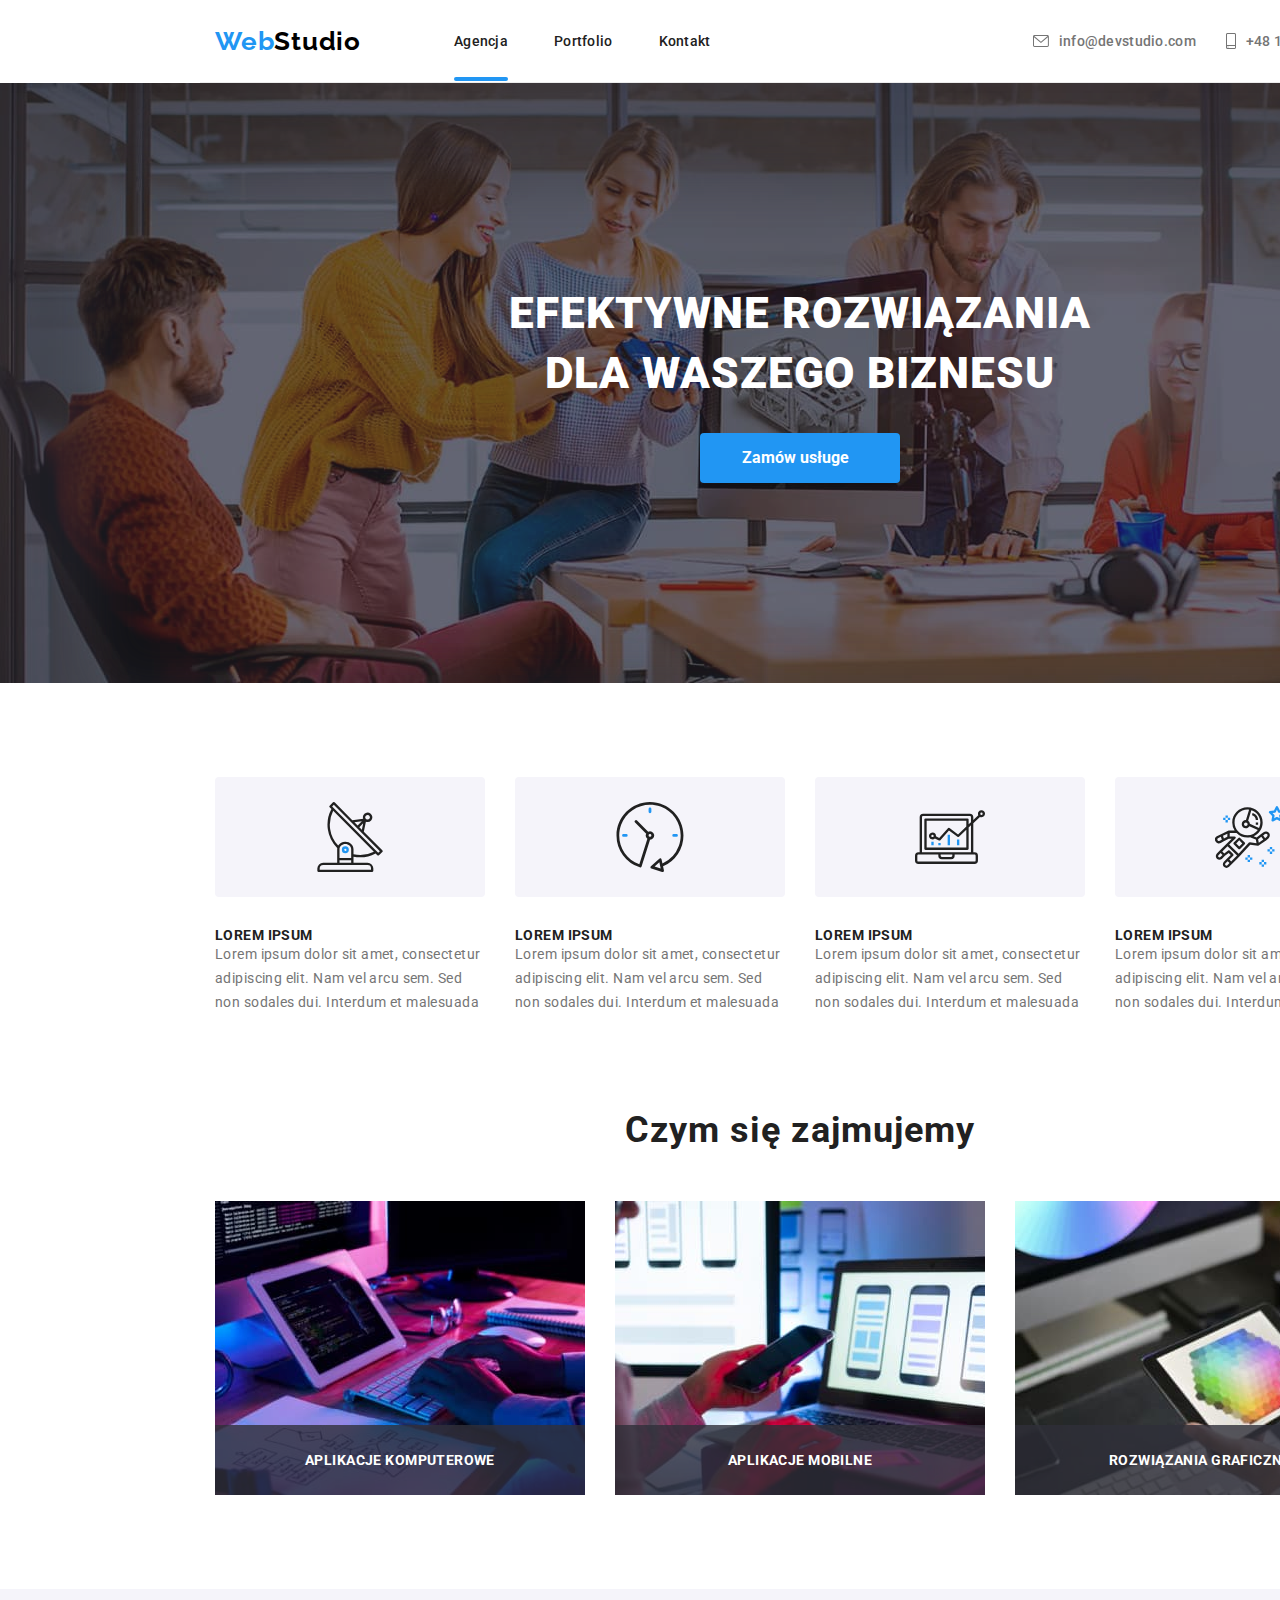
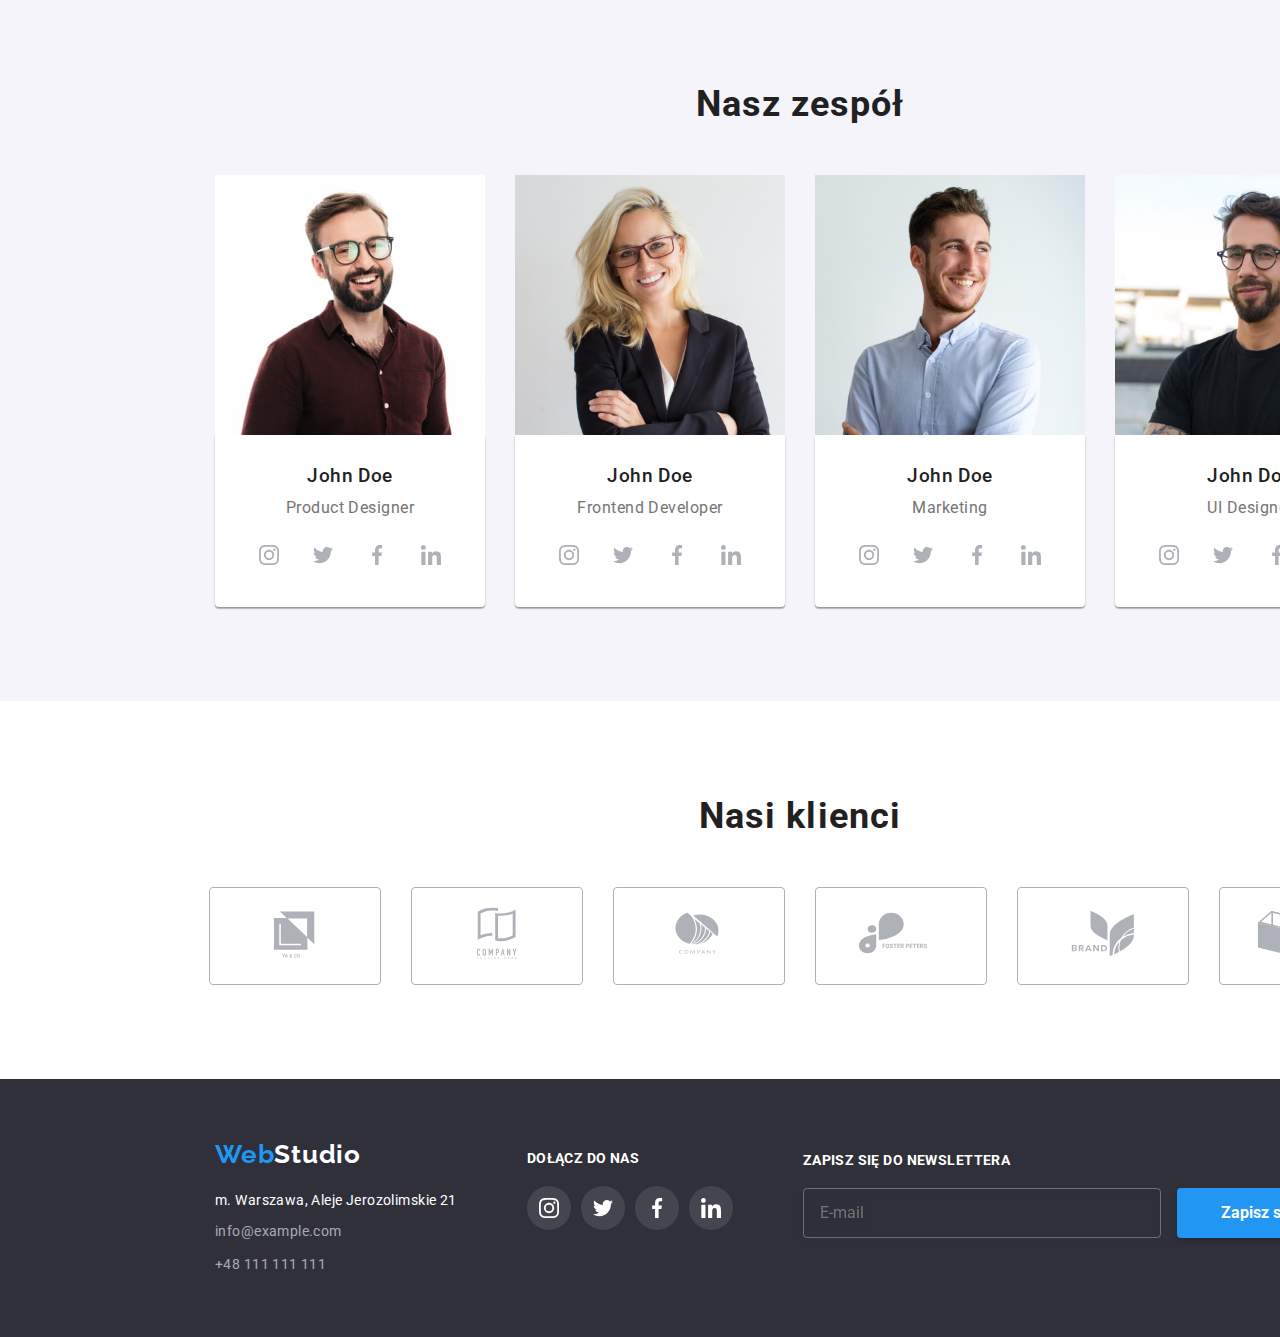
<file: index.html>
<!DOCTYPE html>
<html lang="pl">
  <head>
    <meta charset="UTF-8" />
    <meta http-equiv="X-UA-Compatible" content="IE=edge" />
    <meta name="viewport" content="width=device-width, initial-scale=1.0" />
    <link rel="stylesheet" href="./css/modern-normalize.css" />
    <link rel="stylesheet" href="./css/styles.css" />
    <link
      href="https://fonts.googleapis.com/css2?family=Raleway:wght@700&family=Roboto:wght@400;500;700;900&display=swap"
      rel="stylesheet"
    />
    <link rel="stylesheet" href="./images/sprite/icons.svg" />
    <title>Zadanie domowe #4</title>
  </head>
  <body class="font-style">
    <header class="header">
      <div class="container">
        <a class="logo-link" href="/"
          >Web<span style="color: black">Studio</span></a
        >
        <nav class="navigation">
          <ul class="navigation-list">
            <li class="navigation-list-item">
              <a class="navigation-list-link activ" href="#">Agencja</a>
            </li>
            <li class="navigation-list-item">
              <a class="navigation-list-link" href="portfolio.html"
                >Portfolio</a
              >
            </li>
            <li class="navigation-list-item">
              <a class="navigation-list-link" href="#">Kontakt</a>
            </li>
          </ul>
        </nav>
        <a class="contact-header" href="mailto:info@devstudio.com"
          ><svg class="icon-envelope" width="16" height="12">
            <use href="./images/sprite/icons.svg#icon-envelope"></use></svg
          >info@devstudio.com</a
        >
        <a class="contact-header" href="tel:48111111111"
          ><svg class="icon-smartphone" width="10" height="16">
            <use href="./images/sprite/icons.svg#icon-smartphone"></use></svg
          >+48 111 111 111</a
        >
      </div>
    </header>
    <main>
      <!--HERO-->
      <section class="background hero background-img">
        <div class="container">
          <h1 class="main-header">
            EFEKTYWNE ROZWIĄZANIA <br />DLA WASZEGO BIZNESU
          </h1>
          <button class="hero-btn" type="button" data-modal-open>Zamów usługe</button>
        </div>
        <div class="backdrop is-hidden" data-modal>
          <div class="modal">
            <div>
            <button type="button" class="modal-btn" data-modal-close><div class="modal-icon">
              <svg width="11" height="11">
                <use href="./images/sprite/icons.svg#icon-x"></use>
              </svg>
            </button></div>
            <div class="modal-box">
            <p class="modal-description">Zostaw swoje dane w formularzu poniżej</p>
            <form class="modal-form" name="modal-form">
                <label for="name" class="modal-label">Imię</label>
                    <span class="input-box">
                    <input class="input-modal" type="text" id="name" />
                    <svg class="form-icon" wight="18" height="18">
                      <use href="./images/sprite/icons.svg#icon-person-black-18dp"></use>
                    </svg>
                  </span>
                  <label for="phone" class="modal-label">Telefon</label>
                    <span class="input-box">
                    <input class="input-modal" type="number" id="phone" />
                    <svg class="form-icon" wight="18" height="18">
                      <use href="./images/sprite/icons.svg#icon-phone-black-18dp"></use>
                    </svg>
                  </span>
                  <label for="e-mail" class="modal-label">Email</label>
                    <span class="input-box">
                    <input class="input-modal" type="text" id="e-mail" />
                    <svg class="form-icon" wight="18" height="18">
                      <use href="./images/sprite/icons.svg#icon-email-black-18dp"></use>
                    </svg>
                  </span>

                  <label for="textarea" class="modal-label">Komentarz</label>
                  <span class="input-box">
                    <textarea class="textarea" id="textarea" name="textarea" type="text" placeholder="Wprowadź tekst"></textarea>
                  </span>
                  <label for="check" class="checkbox-label">
                    <input type="checkbox" class="checkbox" id="check" />
                    <span class="checkbox-icon">
                    <svg class="icon-check" width="16" height="15"><use href="./images/sprite/icons.svg#icon-check"></use></svg>
                    <span class="rules">Oświadczam iż akceptuję <span><a href="">Regulamin</a></span> i <span><a href="">Politykę Prywatności.</a></span></span>
                    </span>
                  </label>
                  <button class="check-btn" type="submit">Wyślij</button>
            </form>
            </div>
          </div>
        </div>
      </section>
      <section class="section">
        <div class="about container">
          <ul class="about-list">
            <li class="about-list-item">
              <div class="box-icon">
                <svg class="icon" width="70" height="70">
                  <use href="./images/sprite/icons.svg#icon-antenna"></use>
                </svg>
              </div>

              <p class="main-description">LOREM IPSUM</p>
              <p class="description">
                Lorem ipsum dolor sit amet, consectetur adipiscing elit. Nam vel
                arcu sem. Sed non sodales dui. Interdum et malesuada
              </p>
            </li>
            <li class="about-list-item">
              <div class="box-icon">
                <svg class="icon" width="70" height="70">
                  <use href="./images/sprite/icons.svg#icon-clock"></use>
                </svg>
              </div>
              <p class="main-description">LOREM IPSUM</p>
              <p class="description">
                Lorem ipsum dolor sit amet, consectetur adipiscing elit. Nam vel
                arcu sem. Sed non sodales dui. Interdum et malesuada
              </p>
            </li>
            <li class="about-list-item">
              <div class="box-icon">
                <svg class="icon" width="70" height="70">
                  <use href="./images/sprite/icons.svg#icon-diagram"></use>
                </svg>
              </div>
              <p class="main-description">LOREM IPSUM</p>
              <p class="description">
                Lorem ipsum dolor sit amet, consectetur adipiscing elit. Nam vel
                arcu sem. Sed non sodales dui. Interdum et malesuada
              </p>
            </li>
            <li class="about-list-item">
              <div class="box-icon">
                <svg class="icon" width="70" height="70">
                  <use href="./images/sprite/icons.svg#icon-astronaut"></use>
                </svg>
              </div>
              <p class="main-description">LOREM IPSUM</p>
              <p class="description">
                Lorem ipsum dolor sit amet, consectetur adipiscing elit. Nam vel
                arcu sem. Sed non sodales dui. Interdum et malesuada
              </p>
            </li>
          </ul>
        </div>
        <!--WHAT DO WE DO-->
        <div class="doing container">
          <h2 class="doing-title">Czym się zajmujemy</h2>
          <ul class="doing-list">
            <li class="doing-list-item">
              <img
                src="./images/section2/czym_się_zajmujemy_img1.jpg"
                alt="laptop"
                width="370"
                height="294"
              />
              <p class="label">aplikacje komputerowe</p>
            </li>
            <li class="doing-list-item">
              <img
                src="./images/section2/czym_się_zajmujemy_img2.jpg"
                alt="smartfon"
                width="370"
                height="294"
              />
              <p class="label">aplikacje mobilne</p>
            </li>
            <li class="doing-list-item">
              <img
                src="./images/section2/czym_się_zajmujemy_img3.jpg"
                alt="tablet"
                width="370"
                height="294"
              />
              <p class="label">rozwiązania graficzne</p>
            </li>
          </ul>
        </div>
      </section>
      <!--OUR TEAM-->
      <section class="background-secondary section">
        <div class="container">
          <h2 class="doing-title">Nasz zespół</h2>
        </div>
        <div class="team container">
          <figure class="team-img">
            <img
              class="image"
              src="./images/section3/nasz_zespół_img4.jpg"
              alt="zdjęcie John Doe"
              width="270"
              height="260"
            />
            <figcaption class="signature">
              <h3 class="signature-name">John Doe</h3>
              <p class="signature-occupation">Product Designer</p>
              <ul class="social-media">
                <li>
                  <a class="social-media-icon">
                    <svg class="icon-team" width="20" height="20">
                      <use
                        href="./images/sprite/icons.svg#icon-instagram"
                      ></use>
                    </svg>
                  </a>
                </li>
                <li>
                  <a class="social-media-icon">
                    <svg class="icon-team" width="20" height="20">
                      <use href="./images/sprite/icons.svg#icon-twitter"></use>
                    </svg>
                  </a>
                </li>
                <li>
                  <a class="social-media-icon">
                    <svg class="icon-team" width="20" height="20">
                      <use href="./images/sprite/icons.svg#icon-facebook"></use>
                    </svg>
                  </a>
                </li>
                <li>
                  <a class="social-media-icon">
                    <svg class="icon-team" width="20" height="20">
                      <use href="./images/sprite/icons.svg#icon-linkedin"></use>
                    </svg>
                  </a>
                </li>
              </ul>
            </figcaption>
          </figure>
          <figure class="team-img">
            <img
              class="image"
              src="./images/section3/nasz_zespół_img5.jpg"
              alt="zdjęcie John Doe"
              width="270"
              height="260"
            />
            <figcaption class="signature">
              <h3 class="signature-name">John Doe</h3>
              <p class="signature-occupation">Frontend Developer</p>
              <ul class="social-media">
                <li>
                  <a class="social-media-icon">
                    <svg class="icon-team" width="20" height="20">
                      <use
                        href="./images/sprite/icons.svg#icon-instagram"
                      ></use>
                    </svg>
                  </a>
                </li>
                <li>
                  <a class="social-media-icon">
                    <svg class="icon-team" width="20" height="20">
                      <use href="./images/sprite/icons.svg#icon-twitter"></use>
                    </svg>
                  </a>
                </li>
                <li>
                  <a class="social-media-icon">
                    <svg class="icon-team" width="20" height="20">
                      <use href="./images/sprite/icons.svg#icon-facebook"></use>
                    </svg>
                  </a>
                </li>
                <li>
                  <a class="social-media-icon">
                    <svg class="icon-team" width="20" height="20">
                      <use href="./images/sprite/icons.svg#icon-linkedin"></use>
                    </svg>
                  </a>
                </li>
              </ul>
            </figcaption>
          </figure>
          <figure class="team-img">
            <img
              class="image"
              src="./images/section3/nasz_zespół_img6.jpg"
              alt=" zdjęcie John Doe"
              width="270"
              height="260"
            />
            <figcaption class="signature">
              <h3 class="signature-name">John Doe</h3>
              <p class="signature-occupation">Marketing</p>
              <ul class="social-media">
                <li>
                  <a class="social-media-icon">
                    <svg class="icon-team" width="20" height="20">
                      <use
                        href="./images/sprite/icons.svg#icon-instagram"
                      ></use>
                    </svg>
                  </a>
                </li>
                <li>
                  <a class="social-media-icon">
                    <svg class="icon-team" width="20" height="20">
                      <use href="./images/sprite/icons.svg#icon-twitter"></use>
                    </svg>
                  </a>
                </li>
                <li>
                  <a class="social-media-icon">
                    <svg class="icon-team" width="20" height="20">
                      <use href="./images/sprite/icons.svg#icon-facebook"></use>
                    </svg>
                  </a>
                </li>
                <li>
                  <a class="social-media-icon">
                    <svg class="icon-team" width="20" height="20">
                      <use href="./images/sprite/icons.svg#icon-linkedin"></use>
                    </svg>
                  </a>
                </li>
              </ul>
            </figcaption>
          </figure>
          <figure class="team-img">
            <img
              class="image"
              src="./images/section3/nasz_zespół_img7.jpg"
              alt="zdjęcie John Doe"
              width="270"
              height="260"
            />
            <figcaption class="signature">
              <h3 class="signature-name">John Doe</h3>
              <p class="signature-occupation">UI Designer</p>
              <ul class="social-media">
                <li>
                  <a class="social-media-icon">
                    <svg class="icon-team" width="20" height="20">
                      <use
                        href="./images/sprite/icons.svg#icon-instagram"
                      ></use>
                    </svg>
                  </a>
                </li>
                <li>
                  <a class="social-media-icon">
                    <svg class="icon-team" width="20" height="20">
                      <use href="./images/sprite/icons.svg#icon-twitter"></use>
                    </svg>
                  </a>
                </li>
                <li>
                  <a class="social-media-icon">
                    <svg class="icon-team" width="20" height="20">
                      <use href="./images/sprite/icons.svg#icon-facebook"></use>
                    </svg>
                  </a>
                </li>
                <li>
                  <a class="social-media-icon">
                    <svg class="icon-team" width="20" height="20">
                      <use href="./images/sprite/icons.svg#icon-linkedin"></use>
                    </svg>
                  </a>
                </li>
              </ul>
            </figcaption>
          </figure>
        </div>
      </section>
      <!---OUR CLIENTS-->
      <section class="section">
        <div class="container">
          <h2 class="doing-title">Nasi klienci</h2>
          <ul class="clients-list">
            <li class="clients-box">
              <a>
                <svg class="icon-clients" width="106" height="60">
                  <use href="./images/sprite/icons.svg#icon-logo1"></use>
                </svg>
              </a>
            </li>
            <li class="clients-box">
              <a>
                <svg class="icon-clients" width="106" height="60">
                  <use href="./images/sprite/icons.svg#icon-logo2"></use>
                </svg>
              </a>
            </li>
            <li class="clients-box">
              <a>
                <svg class="icon-clients" width="106" height="60">
                  <use href="./images/sprite/icons.svg#icon-logo3"></use>
                </svg>
              </a>
            </li>
            <li class="clients-box">
              <a>
                <svg class="icon-clients" width="106" height="60">
                  <use href="./images/sprite/icons.svg#icon-logo4"></use>
                </svg>
              </a>
            </li>
            <li class="clients-box">
              <a>
                <svg class="icon-clients" width="106" height="60">
                  <use href="./images/sprite/icons.svg#icon-logo5"></use>
                </svg>
              </a>
            </li>
            <li class="clients-box">
              <a>
                <svg class="icon-clients" width="106" height="60">
                  <use href="./images/sprite/icons.svg#icon-logo6"></use>
                </svg>
              </a>
            </li>
          </ul>
        </div>
      </section>
    </main>
    <!--FOOTER-->
    <footer class="background footer">
      <section class="container div-footer">
        <div>
          <a class="logo-link" href="/"
            >Web<span style="color: white">Studio</span></a
          >
          <address class="address">
            <ul class="address-list">
              <li class="address-footer">
                <a href="https://goo.gl/maps/EamJw36GoYy7MoUs6" target="_blank"
                  >m. Warszawa, Aleje Jerozolimskie 21</a
                >
              </li>
              <li class="contact-footer">
                <a class="contact-footer-link" href="mailto:info@example.com"
                  >info@example.com</a
                >
              </li>
              <li class="contact-footer">
                <a class="contact-footer-link" href="tel:+48111111111"
                  >+48 111 111 111</a
                >
              </li>
            </ul>
          </address>
        </div>
        <div class="social-media-footer">
          <p class="footer-description">Dołącz do nas</p>
          <ul class="footer-icon">
            <li>
              <a class="footer-icon-box">
                <svg class="icon-sm">
                  <use href="./images/sprite/icons.svg#icon-instagram"></use>
                </svg>
              </a>
            </li>
            <li>
              <a class="footer-icon-box">
                <svg class="icon-sm">
                  <use href="./images/sprite/icons.svg#icon-twitter"></use>
                </svg>
              </a>
            </li>
            <li>
              <a class="footer-icon-box">
                <svg class="icon-sm">
                  <use href="./images/sprite/icons.svg#icon-facebook"></use>
                </svg>
              </a>
            </li>
            <li>
              <a class="footer-icon-box">
                <svg class="icon-sm">
                  <use href="./images/sprite/icons.svg#icon-linkedin"></use>
                </svg>
              </a>
            </li>
          </ul>
        </div>
        <div>
          <form name="newsletter" class="newsletter">
            <label for="user" class="footer-description label">zapisz się do newslettera</label>
          <input id="user" type="text" name="email" placeholder="E-mail" class="input" />
          <button type="submit" class="newsletter-btn">Zapisz się<span>
            <svg class="icon-send" width="24" height="24">
            <use href="./images/sprite/icons.svg#icon-send"></use></svg></span></button>
          </form>
        </div>
      </section>
    </footer>
    
    <script src="./js/modal.js"></script>
  </body>
</html>
</file>
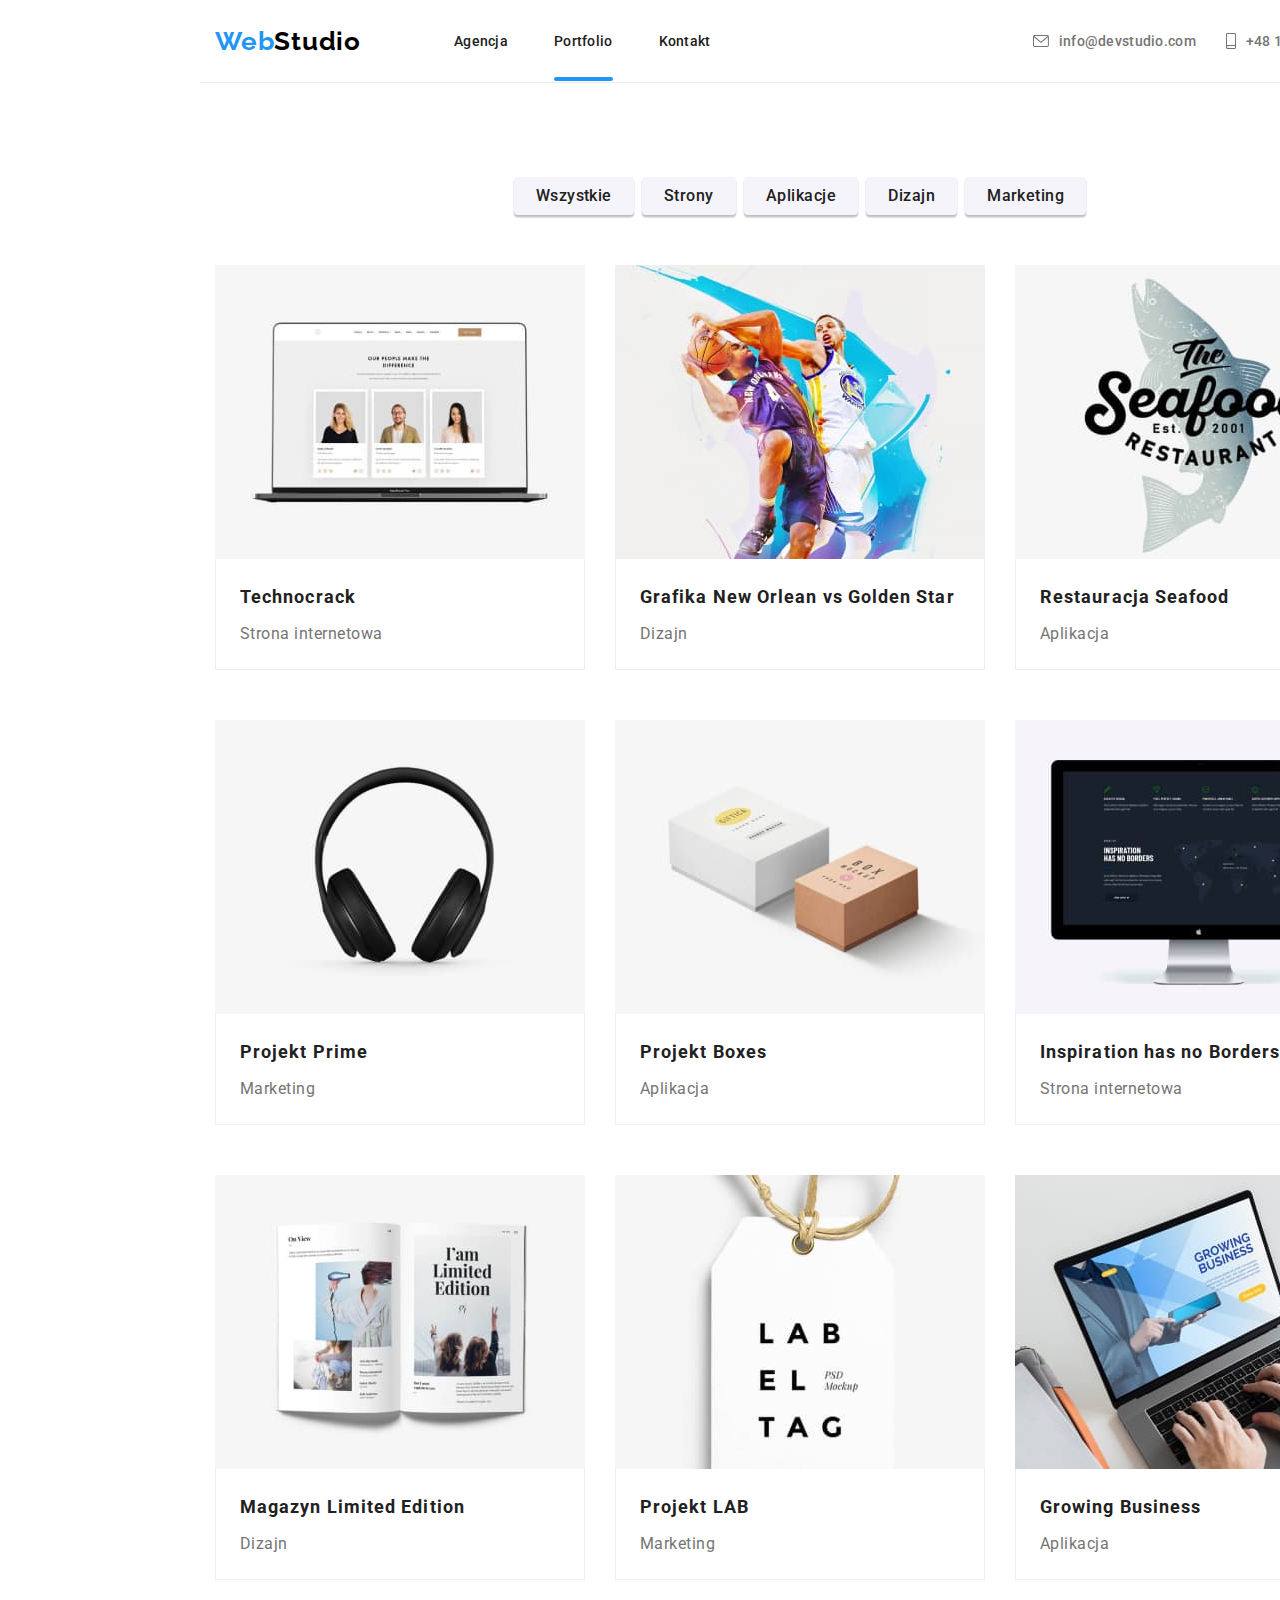
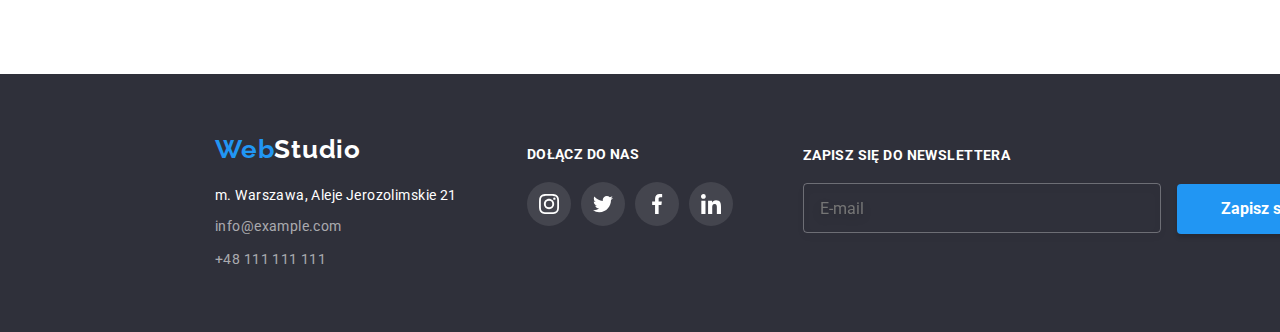
<file: portfolio.html>
<!DOCTYPE html>
<html lang="pl">
  <head>
    <meta charset="UTF-8" />
    <meta http-equiv="X-UA-Compatible" content="IE=edge" />
    <meta name="viewport" content="width=device-width, initial-scale=1.0" />
    <link rel="stylesheet" href="./css/modern-normalize.css" />
    <link rel="stylesheet" href="./css/styles.css" />
    <link
      href="https://fonts.googleapis.com/css2?family=Raleway:wght@700&family=Roboto:wght@400;500;700;900&display=swap"
      rel="stylesheet"
    />
    <link rel="stylesheet" href="./images/sprite/icons.svg" />
    <title>Portfolio</title>
  </head>
  <body class="font-style">
    <!--HEADER-->
    <header class="header">
      <div class="container">
        <a class="logo-link" href="index.html"
          >Web<span style="color: black">Studio</span></a
        >
        <nav class="navigation">
          <ul class="navigation-list">
            <li class="navigation-list-item">
              <a class="navigation-list-link" href="index.html">Agencja</a>
            </li>
            <li class="navigation-list-item">
              <a class="navigation-list-link activ" href="#">Portfolio</a>
            </li>
            <li class="navigation-list-item">
              <a class="navigation-list-link" href="#">Kontakt</a>
            </li>
          </ul>
        </nav>
        <a class="contact-header" href="mailto:info@devstudio.com"
          ><svg class="icon-envelope" width="16" height="12">
            <use
              class="icon-header"
              href="./images/sprite/icons.svg#icon-envelope"
            ></use></svg
          >info@devstudio.com</a
        >
        <a class="contact-header" href="tel:48111111111"
          ><svg class="icon-smartphone" width="10" height="16">
            <use
              class="icon-header"
              href="./images/sprite/icons.svg#icon-smartphone"
            ></use></svg
          >+48 111 111 111</a
        >
      </div>
    </header>
    <main>
      <!--PORTFOLIO NAVIGATION-->
      <section class="section">
        <div class="portfolio-nav container">
          <ul class="portfolio-nav-list">
            <li class="portfolio-nav-item">
              <button class="portfolio-btn" type="button">Wszystkie</button>
            </li>
            <li class="portfolio-nav-item">
              <button class="portfolio-btn" type="button">Strony</button>
            </li>
            <li class="portfolio-nav-item">
              <button class="portfolio-btn" type="button">Aplikacje</button>
            </li>
            <li class="portfolio-nav-item">
              <button class="portfolio-btn" type="button">Dizajn</button>
            </li>
            <li class="portfolio-nav-item">
              <button class="portfolio-btn" type="button">Marketing</button>
            </li>
          </ul>
        </div>
        <!--PORTFOLIO DESCRIPTION-->
        <div class="portfolio-description container">
          <figure class="pointer">
            <div class="box-img">
            <img
              class="image" 
              src="./images/portfolio/technocrack.jpg"
              alt="strona internetowa technocrack"
              width="370"
              height="294"
            />
            <div class="overlay"><p>Technocrack jest popularną platformą wykorzystywaną do rozpowszechniania koronawirusa. Firmy wykorzystują tę platformę do celów szpiegowskich i ataków na niezabezpieczone serwery konkurencji</p></div>
          </div>
            <figcaption class="portfolio-signature">
              <h4 class="portfolio-signature-name">Technocrack</h4>
              <p class="portfolio-occupation">Strona internetowa</p>
            </figcaption>
          </figure>
          <figure class="pointer">
            <div class="box-img">
            <img
              class="image"
              src="./images/portfolio/grafika_new_orlean.jpg"
              alt="Grafika New Orlean vs Golden Star"
              width="370"
              height="294"
            />
            <div class="overlay"><p>Technocrack jest popularną platformą wykorzystywaną do rozpowszechniania koronawirusa. Firmy wykorzystują tę platformę do celów szpiegowskich i ataków na niezabezpieczone serwery konkurencji</p></div>
            </div>
            <figcaption class="portfolio-signature">
              <h4 class="portfolio-signature-name">
                Grafika New Orlean vs Golden Star
              </h4>
              <p class="portfolio-occupation">Dizajn</p>
            </figcaption>
          </figure>
          <figure class="pointer">
            <div class="box-img">
            <img
              class="image"
              src="./images/portfolio/restauracja_seafood.jpg"
              alt="logo restauracji Seafood"
              width="370"
              height="294"
            />
            <div class="overlay"><p>Technocrack jest popularną platformą wykorzystywaną do rozpowszechniania koronawirusa. Firmy wykorzystują tę platformę do celów szpiegowskich i ataków na niezabezpieczone serwery konkurencji</p></div>
            </div>
            <figcaption class="portfolio-signature">
              <h4 class="portfolio-signature-name">Restauracja Seafood</h4>
              <p class="portfolio-occupation">Aplikacja</p>
            </figcaption>
          </figure>
        </div>
        <div class="portfolio-description-second container">
          <figure class="pointer">
            <div class="box-img">
            <img
              class="image"
              src="./images/portfolio/projekt_prime.jpg"
              alt="słuchawki"
              width="370"
              height="294"
            />
            <div class="overlay"><p>Technocrack jest popularną platformą wykorzystywaną do rozpowszechniania koronawirusa. Firmy wykorzystują tę platformę do celów szpiegowskich i ataków na niezabezpieczone serwery konkurencji</p></div>
            </div>
            <figcaption class="portfolio-signature">
              <h4 class="portfolio-signature-name">Projekt Prime</h4>
              <p class="portfolio-occupation">Marketing</p>
            </figcaption>
          </figure>
          <figure class="pointer">
            <div class="box-img">
            <img
              class="image"
              src="./images/portfolio/projekt_boxes.jpg"
              alt="dwa pudełka"
              width="370"
              height="294"
            />
            <div class="overlay"><p>Technocrack jest popularną platformą wykorzystywaną do rozpowszechniania koronawirusa. Firmy wykorzystują tę platformę do celów szpiegowskich i ataków na niezabezpieczone serwery konkurencji</p></div>
            </div>
            <figcaption class="portfolio-signature">
              <h4 class="portfolio-signature-name">Projekt Boxes</h4>
              <p class="portfolio-occupation">Aplikacja</p>
            </figcaption>
          </figure>
          <figure class="pointer">
            <div class="box-img">
            <img
              class="image"
              src="./images/portfolio/inspiration_has_no_borders.jpg"
              alt="monitor"
              width="370"
              height="294"
            />
            <div class="overlay"><p>Technocrack jest popularną platformą wykorzystywaną do rozpowszechniania koronawirusa. Firmy wykorzystują tę platformę do celów szpiegowskich i ataków na niezabezpieczone serwery konkurencji</p></div>
            </div>
            <figcaption class="portfolio-signature">
              <h4 class="portfolio-signature-name">
                Inspiration has no Borders
              </h4>
              <p class="portfolio-occupation">Strona internetowa</p>
            </figcaption>
          </figure>
        </div>
        <div class="portfolio-description-third container">
          <figure class="pointer">
            <div class="box-img">
            <img
              class="image"
              src="./images/portfolio/magazyn_limited_edition.jpg"
              alt="gazeta"
              width="370"
              height="294"
            />
            <div class="overlay"><p>Technocrack jest popularną platformą wykorzystywaną do rozpowszechniania koronawirusa. Firmy wykorzystują tę platformę do celów szpiegowskich i ataków na niezabezpieczone serwery konkurencji</p></div>
            </div>
            <figcaption class="portfolio-signature">
              <h4 class="portfolio-signature-name">Magazyn Limited Edition</h4>
              <p class="portfolio-occupation">Dizajn</p>
            </figcaption>
          </figure>
          <figure class="pointer">
            <div class="box-img">
            <img
              class="image"
              src="./images/portfolio/projekt_lab.jpg"
              alt="zawieszka z logo"
              width="370"
              height="294"
            />
            <div class="overlay"><p>Technocrack jest popularną platformą wykorzystywaną do rozpowszechniania koronawirusa. Firmy wykorzystują tę platformę do celów szpiegowskich i ataków na niezabezpieczone serwery konkurencji</p></div>
            </div>
            <figcaption class="portfolio-signature">
              <h4 class="portfolio-signature-name">Projekt LAB</h4>
              <p class="portfolio-occupation">Marketing</p>
            </figcaption>
          </figure>
          <figure class="pointer">
            <div class="box-img">
            <img
              class="image"
              src="./images/portfolio/growing_business.jpg"
              alt="dłonie piszą na klawiaturze laptopa"
              width="370"
              height="294"
            />
            <div class="overlay"><p>Technocrack jest popularną platformą wykorzystywaną do rozpowszechniania koronawirusa. Firmy wykorzystują tę platformę do celów szpiegowskich i ataków na niezabezpieczone serwery konkurencji</p></div>
            </div>
            <figcaption class="portfolio-signature">
              <h4 class="portfolio-signature-name">Growing Business</h4>
              <p class="portfolio-occupation">Aplikacja</p>
            </figcaption>
          </figure>
        </div>
      </section>
    </main>
    <!--PORTFOLIO FOOTER-->
    <footer class="background footer">
      <section class="container div-footer">
        <div>
          <a class="logo-link" href="/"
            >Web<span style="color: white">Studio</span></a
          >
          <address class="address">
            <ul class="address-list">
              <li class="address-footer">
                <a href="https://goo.gl/maps/EamJw36GoYy7MoUs6" target="_blank"
                  >m. Warszawa, Aleje Jerozolimskie 21</a
                >
              </li>
              <li class="contact-footer">
                <a class="contact-footer-link" href="mailto:info@example.com"
                  >info@example.com</a
                >
              </li>
              <li class="contact-footer">
                <a class="contact-footer-link" href="tel:+48111111111"
                  >+48 111 111 111</a
                >
              </li>
            </ul>
          </address>
        </div>
        <div class="social-media-footer">
          <p class="footer-description">Dołącz do nas</p>
          <ul class="footer-icon">
            <li>
              <a class="footer-icon-box">
                <svg class="icon-sm">
                  <use href="./images/sprite/icons.svg#icon-instagram"></use>
                </svg>
              </a>
            </li>
            <li>
              <a class="footer-icon-box">
                <svg class="icon-sm">
                  <use href="./images/sprite/icons.svg#icon-twitter"></use>
                </svg>
              </a>
            </li>
            <li>
              <a class="footer-icon-box">
                <svg class="icon-sm">
                  <use href="./images/sprite/icons.svg#icon-facebook"></use>
                </svg>
              </a>
            </li>
            <li>
              <a class="footer-icon-box">
                <svg class="icon-sm">
                  <use href="./images/sprite/icons.svg#icon-linkedin"></use>
                </svg>
              </a>
            </li>
          </ul>
        </div>
        <div>
          <form name="newsletter" class="newsletter">
            <label for="user" class="footer-description label">zapisz się do newslettera</label>
          <input id="user" type="text" name="email" placeholder="E-mail" class="input" />
          <button type="submit" class="newsletter-btn">Zapisz się<span>
            <svg class="icon-send" width="24" height="24">
            <use href="./images/sprite/icons.svg#icon-send"></use></svg></span></button>
          </form>
        </div>
      </section>
    </footer>
  </body>
</html>
</file>
<file: css/styles.css>
:root {
  --main-font: "Roboto", sans-serif;
  --secondary-font: "Raleway", sans-serif;
  --main-color: #2196f3;
}

body {
  font-family: var(--main-font);
  font-family: "Roboto", "Raleway", sans-serif;
  width: 1600px;
  margin-left: auto;
  margin-right: auto;
}

h1,
h2,
h3 {
  margin: 0;
}

ul,
ol {
  margin: 0;
  padding: 0;
}

p {
  padding: 0;
}

/*------COMPONENTS------*/

.font-style {
  text-decoration: none;
}

.background {
  background-color: #2f303a;
}

.logo-link {
  font-family: var(--secondary-font);
  font-weight: 700;
  font-size: 26px;
  line-height: 1.192;
  letter-spacing: 0.03em;
  color: #2196f3;
}

.container {
  width: 1200px;
  margin: 0 auto;
  align-items: center;
  padding: 0 15px;
}

.section {
  margin: 0px;
  padding-top: 94px;
  padding-bottom: 94px;
}

.image {
  display: block;
}

.icon {
  display: inline-block;
}

.icon:hover,
.icon:focus {
  fill: var(--main-color);
}

/*-----END COMPONENTS-----*/

/*------HEADER-------*/

.header .container {
  display: flex;
  border-bottom: 1px solid #ececec;
}

.logo-link {
  margin-right: 93px;
}

.contact-header:not(:last-child) {
  margin-left: auto;
}

.contact-header {
  margin-right: 30px;
}

.navigation-list-item:not(:last-child) {
  margin-right: 46px;
}

.navigation-list {
  list-style: none;
  display: flex;
  padding-top: 32px;
  padding-bottom: 32px;
}

.navigation a {
  font-weight: 500;
  font-size: 14px;
  line-height: 1.143;
  letter-spacing: 0.02em;
  color: #212121;
}

.contact-header {
  font-weight: 500;
  font-size: 14px;
  line-height: 1.143;
  letter-spacing: 0.02em;
  color: #757575;
  display: inline-flex;
  align-items: center;
  fill: #757575;
  transition-property: color, fill;
  transition-duration: 250ms;
  transition-timing-function: cubic-bezier(0.4, 0, 0.2, 1);
}

.header a {
  text-decoration: none;
}

.navigation-list-link:hover,
.contact-header:hover,
.logo-link:hover,
.navigation-list-link:focus,
.contact-header:focus,
.logo-link:focus {
  color: var(--main-color);
}

.icon-envelope,
.icon-smartphone {
  margin-right: 10px;
}

.contact-header:hover .icon-envelope {
  fill: var(--main-color);
}

.contact-header:hover .icon-smartphone {
  fill: var(--main-color);
}

.navigation-list-link {
  position: relative;
  transition-property: color;
}

.navigation-list-link::after {
  content: "";
  position: absolute;
  bottom: -32px;
  width: 100%;
  width: 0;
  height: 4px;
  border-radius: 2px;
  background-color: var(--main-color);
  transition: width 250ms;
  transition-timing-function: cubic-bezier(0.4, 0, 0.2, 1);
  display: flex;
}

.navigation-list-link:hover::after {
  width: 100%;
}

.activ::after {
  content: "";
  position: absolute;
  bottom: -32px;
  width: 100%;
  height: 4px;
  border-radius: 2px;
  background-color: var(--main-color);
  transition: width 250ms;
  transition-timing-function: cubic-bezier(0.4, 0, 0.2, 1);
  display: flex;
  color: var(--main-color);
}

/*-------END HEADER-----*/

/*------HERO------*/

.background-img {
  background-image: url("../images/hero/hero-background.jpg");
  background-color: rgba(47, 48, 58, 0.4);
  background-repeat: no-repeat;
  background-size: cover;
  max-width: 1600px;
  box-shadow: inset 50px 50px 50px 50px rgb(47 48 58 / 40%),
    inset 1600px 600px 50px 50px rgb(47 48 58 / 40%);
}

.hero {
  text-align: center;
  color: #ffffff;
  letter-spacing: 0.06em;
  padding-top: 200px;
  padding-bottom: 200px;
}

.main-header {
  font-size: 44px;
  font-weight: 900;
  line-height: 1.364;
  text-transform: uppercase;
  padding-bottom: 30px;
}

.hero-btn {
  font-weight: 700;
  font-size: 16px;
  line-height: 1.875;
  display: flex;
  align-items: center;
  color: #ffffff;
  background: var(--main-color);
  box-shadow: 0px 4px 4px rgba(0, 0, 0, 0.15);
  border-radius: 4px;
  cursor: pointer;
  width: 200px;
  padding: 10px 42px;
  border: none;
  margin: 0 auto;
  position: relative;
}

/*------END HERO------*/

/*----ABOUT----*/

.box-icon {
  width: 270px;
  height: 120px;
  display: flex;
  align-items: center;
  justify-content: center;
  background: #f5f4fa;
  border-radius: 4px;
  margin-bottom: 30px;
}

.about-list {
  display: flex;
  gap: 30px;
  list-style: none;
}

.main-description {
  font-weight: 700;
  font-size: 14px;
  line-height: 1.143;
  letter-spacing: 0.03em;
  text-transform: uppercase;
  color: #212121;
}

.description {
  font-size: 14px;
  line-height: 1.714;
  letter-spacing: 0.03em;
  color: #757575;
  padding-bottom: 94px;
}

/*----END ABOUT----*/

/*-----WHAT DO WE DO-----*/

.doing-list {
  list-style: none;
  padding-top: 50px;
  display: flex;
  gap: 30px;
}

.doing-list-item {
  position: relative;
}

.doing-list-item > .label {
  position: absolute;
  height: 70px;
  width: 100%;
  background-color: rgba(47, 48, 58, 0.8);
  color: #ffffff;
  text-transform: uppercase;
  font-weight: 700;
  font-size: 14px;
  line-height: 1.143;
  letter-spacing: 0.03em;
  display: flex;
  justify-content: center;
  align-items: center;
  bottom: 0;
}

.doing-list-item > img {
  display: block;
}

/*-----END WHAT DO WE DO-----*/

/*----OUR TEAM----*/

.doing-title {
  font-weight: 700;
  font-size: 36px;
  line-height: 1.167;
  text-align: center;
  letter-spacing: 0.03em;
  color: #212121;
}

.social-media {
  list-style: none;
  display: flex;
  align-items: center;
  justify-content: center;
  gap: 10px;
  padding-top: 16px;
}

.social-media-icon {
  width: 44px;
  height: 44px;
  display: inline-flex;
  align-items: center;
  justify-content: center;
  cursor: pointer;
  fill: #afb1b8;
  border-radius: 50%;
  gap: 10px;
  transition-property: background, fill;
  transition-duration: 250ms;
  transition-timing-function: cubic-bezier(0.4, 0, 0.2, 1);
}

.social-media-icon:hover {
  background: var(--main-color);
  fill: #ffffff;
}

.team {
  display: flex;
  gap: 30px;
  padding-top: 50px;
}

.background-secondary {
  background-color: #f5f4fa;
}

.signature {
  font-size: 16px;
  line-height: 1.188;
  text-align: center;
  letter-spacing: 0.03em;
  background: #ffffff;
  box-shadow: 0px 1px 3px rgba(0, 0, 0, 0.12), 0px 1px 1px rgba(0, 0, 0, 0.14),
    0px 2px 1px rgba(0, 0, 0, 0.2);
  border-radius: 0px 0px 4px 4px;
  padding-top: 30px;
  padding-bottom: 30px;
}

.signature-name {
  font-weight: 500;
  color: #212121;
  padding-bottom: 10px;
}

.signature-occupation {
  color: #757575;
}

/*----END OUR TEAM----*/

/*-----OUR CLIENTS-----*/

.clients-list {
  list-style: none;
  display: flex;
  gap: 30px;
  padding-top: 50px;
  align-items: center;
  justify-content: center;
  margin: 0;
}

.clients-box {
  border: 1px solid #afb1b8;
  border-radius: 4px;
  padding: 16px 32px;
  cursor: pointer;
  transition-property: border;
  transition-duration: 250ms;
  transition-timing-function: cubic-bezier(0.4, 0, 0.2, 1);
}

.clients-box:hover {
  border: 1px solid var(--main-color);
}

.icon-clients {
  fill: #afb1b8;
  transition-property: fill;
  transition-duration: 250ms;
  transition-timing-function: cubic-bezier(0.4, 0, 0.2, 1);
}

.clients-box:hover .icon-clients {
  fill: var(--main-color);
}

/*-----END OUR CLIENTS-----*/

/*----FOOTER----*/

.social-media-footer {
  width: 206px;
  height: 80px;
  margin-bottom: 35px;
}

.footer-description {
  font-weight: 700;
  font-size: 14px;
  line-height: 1.143;
  letter-spacing: 0.03em;
  text-transform: uppercase;
  color: #ffffff;
  padding-bottom: 20px;
  margin: 0;
}

.div-footer {
  display: flex;
  align-items: center;
  gap: 70px;
}

.footer-icon {
  list-style: none;
  display: flex;
  align-items: center;
  justify-content: center;
  gap: 10px;
  position: relative;
  cursor: pointer;
}

.footer-icon-box {
  width: 44px;
  height: 44px;
  background: rgba(255, 255, 255, 0.1);
  border-radius: 50%;
  display: flex;
  align-items: center;
  justify-content: center;
  transition-property: background;
  transition-duration: 250ms;
  transition-timing-function: cubic-bezier(0.4, 0, 0.2, 1);
}

.footer-icon-box:hover {
  background: var(--main-color);
}

.icon-sm {
  width: 20px;
  height: 20px;
  fill: #ffffff;
}

.footer {
  padding-top: 60px;
  padding-bottom: 60px;
}

.footer a {
  text-decoration: none;
}

.address-list {
  list-style: none;
}

.address-list a {
  font-style: normal;
  text-decoration: none;
  font-size: 14px;
  letter-spacing: 0.03em;
}

.address-footer a {
  line-height: 1.5;
  color: #ffffff;
}

.contact-footer a {
  line-height: 1.714;
  color: rgba(255, 255, 255, 0.6);
}

.mail-footer {
  text-decoration-line: underline;
}

.address-footer-link {
  transition-property: color;
  transition-duration: 250ms;
  transition-timing-function: cubic-bezier(0.4, 0, 0.2, 1);
}

.address-footer-link:hover,
.address-footer-link:focus,
.contact-footer-link:hover,
.contact-footer-link:focus {
  color: var(--main-color);
}

.address-footer {
  padding-top: 20px;
}

.contact-footer {
  padding-top: 9px;
}

.newsletter {
  padding-bottom: 26px;
}

.label {
  display: flex;
}

.input {
  box-sizing: border-box;
  height: 50px;
  width: 358px;
  border: 1px solid rgba(255, 255, 255, 0.3);
  filter: drop-shadow(0px 4px 4px rgba(0, 0, 0, 0.15));
  border-radius: 4px;
  background-color: transparent;
  padding-left: 16px;
  outline: 0;
  color: rgba(255, 255, 255, 0.6);
  transition-property: border;
  transition-duration: 250ms;
  transition-timing-function: cubic-bezier(0.4, 0, 0.2, 1);
}

.input:hover,
.input:focus {
  border: 1px solid var(--main-color);
}

.newsletter-btn {
  font-weight: 700;
  font-size: 16px;
  line-height: 1.875;
  align-items: center;
  color: #ffffff;
  background: var(--main-color);
  box-shadow: 0px 4px 4px rgba(0, 0, 0, 0.15);
  border-radius: 4px;
  cursor: pointer;
  width: 200px;
  padding-top: 10px;
  padding-bottom: 10px;
  padding-left: 42px;
  padding-right: 28px;
  border: none;
  margin: 0 auto;
  justify-content: center;
  justify-content: space-around;
  display: inline-flex;
  margin-left: 12px;
}

.icon-send {
  fill: #ffffff;
  display: block;
  margin-left: 24px;
}

/*----END FOOTER----*/

/*----PORTFOLIO----*/

.portfolio-nav button {
  font-weight: 500;
  font-size: 16px;
  line-height: 1.625;
  text-align: center;
  letter-spacing: 0.03em;
  border-radius: 4px;
  cursor: pointer;
  color: #212121;
  background: #f5f4fa;
  box-shadow: 0px 3px 1px rgba(0, 0, 0, 0.1), 0px 1px 2px rgba(0, 0, 0, 0.08),
    0px 2px 2px rgba(0, 0, 0, 0.12);
  border: none;
  border-radius: 4px;
  padding: 6px 22px;
}

.portfolio-btn {
  transition-property: background-color, color;
  transition-duration: 250ms;
  transition-timing-function: cubic-bezier(0.4, 0, 0.2, 1);
}

.portfolio-btn:hover,
.portfolio-btn:focus {
  background-color: var(--main-color);
  color: #ffffff;
}

.portfolio-nav-list {
  list-style: none;
  display: flex;
  justify-content: center;
}

.portfolio-nav-item:not(:last-child) {
  padding-right: 8px;
}

.portfolio-signature-name {
  font-weight: 700;
  font-size: 18px;
  line-height: 2;
  letter-spacing: 0.06em;
  color: #212121;
}

.portfolio-occupation {
  font-size: 16px;
  line-height: 1.875;
  letter-spacing: 0.03em;
  color: #757575;
  padding-top: 4px;
}

.portfolio-description,
.portfolio-description-second,
.portfolio-description-third {
  display: flex;
  gap: 30px;
  padding-top: 50px;
}

.portfolio-signature {
  padding: 20px 24px;
  background: #ffffff;
  border-bottom: 1px solid #eeeeee;
  border-left: 1px solid #eeeeee;
  border-right: 1px solid #eeeeee;
  transition-property: box-shadow;
  transition-duration: 250ms;
  transition-timing-function: cubic-bezier(0.4, 0, 0.2, 1);
}

.portfolio-signature:hover {
  box-shadow: 0px 1px 1px rgba(0, 0, 0, 0.12), 0px 4px 4px rgba(0, 0, 0, 0.06),
    1px 4px 6px rgba(0, 0, 0, 0.16);
  cursor: pointer;
}

.overlay {
  position: absolute;
  top: 0;
  left: 0;
  width: 100%;
  height: 100%;
  background: rgba(33, 150, 243, 0.9);
  transform: translateY(100%);
  transition: transform 250ms;
  transition-timing-function: cubic-bezier(0.4, 0, 0.2, 1);
}

.box-img {
  position: relative;
  margin-left: auto;
  margin-right: auto;
  overflow: hidden;
  cursor: pointer;
}

.pointer:hover .overlay {
  transform: translateY(0);
}

.overlay > p {
  color: #ffffff;
  font-size: 18px;
  line-height: 1.556;
  letter-spacing: 0.03em;
  padding-left: 20px;
  padding-top: 49px;
  padding-right: 45px;
}

/*----END PORTFOLIO----*/

/*-----BACKDROP-----*/

.backdrop {
  position: fixed;
  left: 0;
  top: 0;
  width: 100%;
  height: 100%;
  display: flex;
  background: rgba(0 0 0 / 0.2);
  transition: transform 250ms;
}

.modal {
  position: relative;
  width: 528px;
  height: 581px;
  background-color: #ffffff;
  box-shadow: 0px 1px 3px rgba(0, 0, 0, 0.12), 0px 1px 1px rgba(0, 0, 0, 0.14), 0px 2px 1px rgba(0, 0, 0, 0.2);
  border-radius: 4px;
  border: 1px solid #0000001A;
  margin: auto;
  display: flex;
  overflow: hidden;
  transition-property: border;
  transition-duration: 250ms;
  transition-timing-function: cubic-bezier(0.4, 0, 0.2, 1);
}

.modal:hover {
  border: 1px solid var(--main-color);
}
  
.modal-btn {
  position: absolute;
  top: 8px;
  right: 8px;
  width: 30px;
  height: 30px;
  background-color: #ffffff;
  border: 1px solid rgba(0, 0, 0, 0.1);
  border-radius: 50%;
  cursor: pointer;
  display: flex;
  justify-content: flex-end;
  box-sizing: border-box;
  transition-property: border;
  transition-duration: 250ms;
  transition-timing-function: cubic-bezier(0.4, 0, 0.2, 1);
}

.modal-icon {
  fill: #000;
  display: flex;
  justify-content: center;
  align-items: center;
  margin: auto;
  transition-property: fill;
  transition-duration: 250ms;
  transition-timing-function: cubic-bezier(0.4, 0, 0.2, 1);
}

.modal-btn:hover {
  border: 1px solid var(--main-color);
}

.modal-btn:hover .modal-icon {
  fill: var(--main-color);
}

.is-hidden {
  opacity: 0;
  visibility: hidden;
  pointer-events: none;
  transform: translateY(100%);
}

.modal-description {
  font-weight: 700;
  font-size: 20px;
  color: #212121;
  line-height: 1.15;
  text-align: center;
  letter-spacing: 0.03em;
}

.modal-box {
  display: flex;
  flex-direction: column;
  align-items: center;
  position: relative;
  margin-top: 40px;
  width: 528px;
  height: 581px;
}

.input-modal {
  width: 448px;
  height: 40px;
  border: 1px solid rgba(33, 33, 33, 0.2);
  border-radius: 4px;
  padding-left: 40px;
  padding-top: 12px;
  padding-bottom: 12px;
  outline: none;
  transition-property: border;
  transition-duration: 250ms;
  transition-timing-function: cubic-bezier(0.4, 0, 0.2, 1);
}

.input-modal:hover,
.input-modal:focus-within {
  border: 1px solid var(--main-color);
}

.input-modal:hover + .form-icon {
  fill: var(--main-color);
}

.modal-label {
  font-size: 12px;
  line-height: 1.167;
  letter-spacing: 0.01em;
  color: #757575;
  display: flex;
  justify-content: flex-start;
  margin-top: 12px;
  margin-bottom: 4px;
}

.input-box {
  display: block;
  position: relative;
}

.form-icon {
  pointer-events: none;
  position: absolute;  
  top: 30%;
  right: 60%;
}

.textarea {
    display: block;
    resize: none;
    outline: none;
    height: 120px;
    width: 100%;
    border-radius: 4px;
    margin: auto;
    border: 1px solid rgba(33, 33, 33, 0.2);
    border-radius: 4px;
    padding: 12px 16px;
    font-size: 12px;
    line-height: 1.167;
    letter-spacing: 0.01em;
    color: #212121;
    transition-property: border;
    transition-duration: 250ms;
    transition-timing-function: cubic-bezier(0.4, 0, 0.2, 1);
}

.textarea:hover,
.textarea:focus-within {
  border: 1px solid var(--main-color);
}

.checkbox-label {
  font-weight: 400;
  font-size: 14px;
  line-height: 1.714;
  letter-spacing: 0.03em;
  color: #757575;
  display: flex;
}

.checkbox-label a {
  color: var(--main-color);
}

.rules {
 padding-left: 7px;
}

.checkbox {
  width: 16px;
  height: 15px;
  color: #212121;
  margin-top: 25px;
  position: absolute;
  margin-left: 14px;
}

.checkbox-icon {
  margin-top: 20px;
  position: absolute;
  display: flex;
  align-items: center;
  justify-content: center;
  margin-left: 14px;
}

.icon-check {
  opacity: 0;
}

.checkbox:checked + span .icon-check {
  opacity: 1;
  }

.check-btn {
  display: flex;
  width: 200px;
  height: 50px;
  border-radius: 4px;
  border: none;
  background-color: rgba(33, 150, 243, 1);
  color: white;
  box-shadow: 0px 4px 4px rgba(0, 0, 0, 0.15);
  cursor: pointer;
  padding: 10px 76px 10px 76px;
  margin-left: auto;
  margin-right: auto;
  justify-content: center;
  align-items: center;
  margin-top: 74px;
}
</file>
